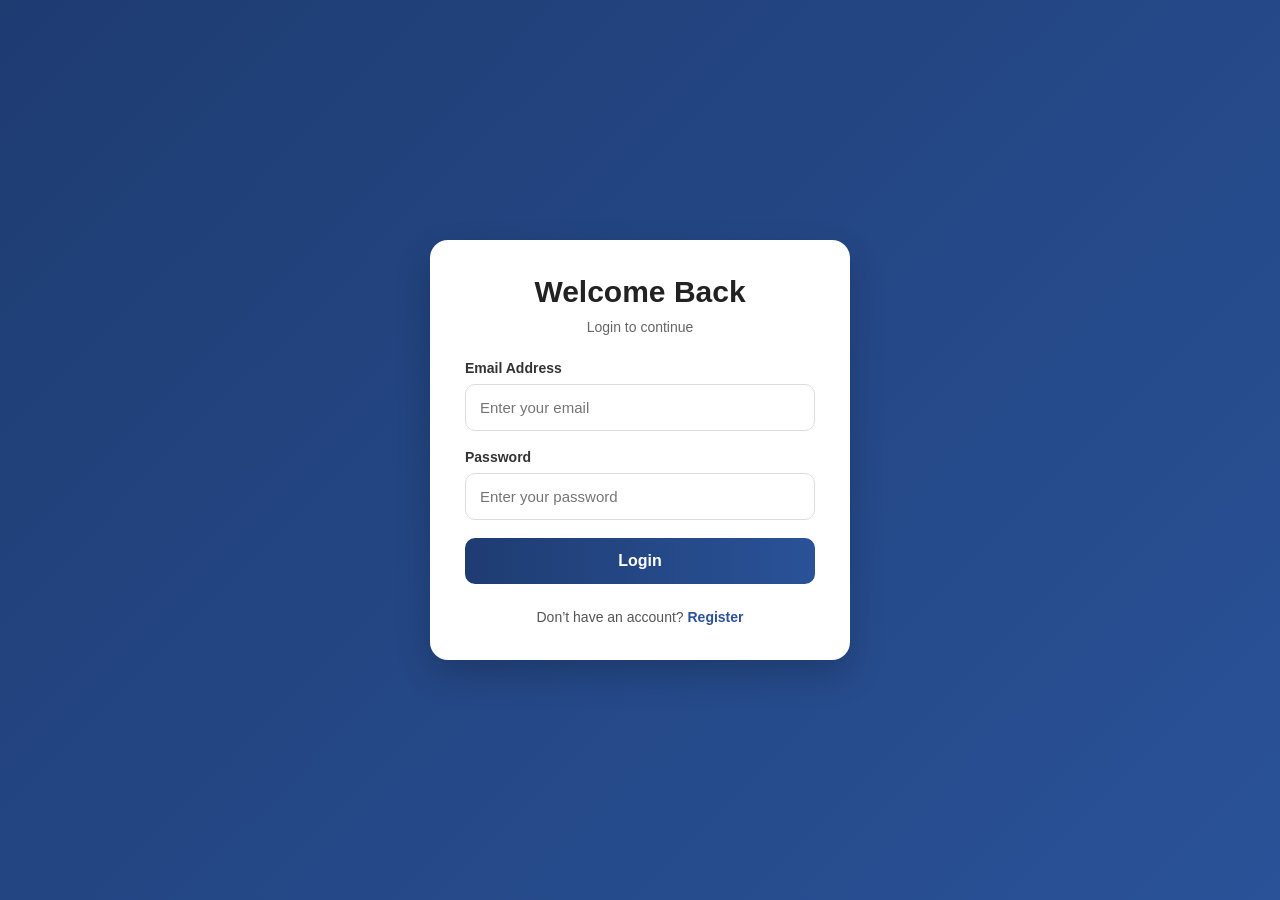
<file: Login.html>
<!DOCTYPE html>
<html lang="en">
<head>
    <meta charset="UTF-8">
    <meta name="viewport" content="width=device-width, initial-scale=1.0">
    <title>Login</title>
    <link rel="stylesheet" href="login.css">
</head>
<body>

    <div class="login-container">
        <h2>Welcome Back</h2>
        <p>Login to continue</p>

        <form id="loginForm">
            <div class="input-group">
                <label for="email">Email Address</label>
                <input
                    type="email"
                    id="email"
                    placeholder="Enter your email"
                    required
                >
            </div>

            <div class="input-group">
                <label for="password">Password</label>
                <input
                    type="password"
                    id="password"
                    placeholder="Enter your password"
                    required
                >
            </div>

            <button type="submit" class="login-btn">
                Login
            </button>
        </form>

        <p id="result"></p>

        <div class="bottom-text">
            Don’t have an account?
            <a href="register.html">Register</a>
        </div>
    </div>

    <script>
        document
            .getElementById("loginForm")
            .addEventListener("submit", login);

        function login(e) {
            e.preventDefault();

            const email = document.getElementById("email").value;
            const password = document.getElementById("password").value;
            const result = document.getElementById("result");

            fetch("http://localhost:3000/login", {
                method: "POST",
                headers: {
                    "Content-Type": "application/json"
                },
                credentials: "include",
                body: JSON.stringify({
                    email: email,
                    password: password
                })
            })
            .then(response => response.json())
            .then(data => {
                console.log(data);
                if (data.message === "Login successful") {
                    localStorage.setItem("userName", data.user);

                    result.innerText = "Login successful";

                    setTimeout(() => {
                        window.location.href = "index.html";
                    }, 1000);
                } else {
                    result.innerText = data.message;
                }
            })
            .catch(error => {
                console.error("Error:", error);
                result.innerText = "Login failed";
            });
        }
    </script>

</body>
</html>
</file>
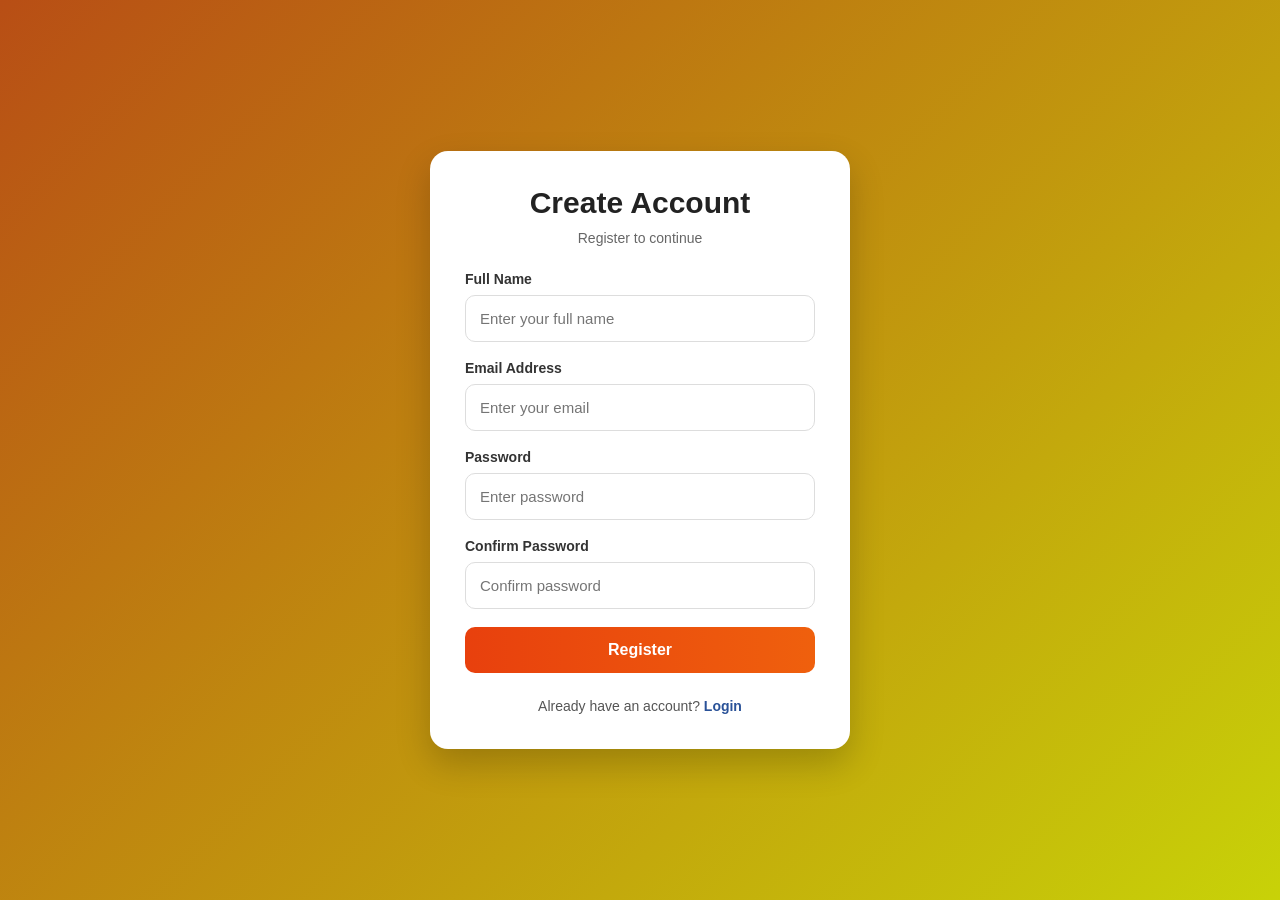
<file: Register.html>
<!DOCTYPE html>
<html lang="en">
<head>
    <meta charset="UTF-8">
    <meta name="viewport" content="width=device-width, initial-scale=1.0">
    <title>Register</title>
    <link rel="stylesheet" href="Register.css">
</head>
<body>

    <div class="register-container">
        <h2>Create Account</h2>
        <p>Register to continue</p>

        <form id="registerForm">
            <div class="input-group">
                <label for="fullName">Full Name</label>
                <input 
                    type="text" 
                    id="fullName" 
                    placeholder="Enter your full name" 
                    required
                >
            </div>

            <div class="input-group">
                <label for="email">Email Address</label>
                <input 
                    type="email" 
                    id="email" 
                    placeholder="Enter your email" 
                    required
                >
            </div>

            <div class="input-group">
                <label for="password">Password</label>
                <input 
                    type="password" 
                    id="password" 
                    placeholder="Enter password" 
                    required
                >
            </div>

            <div class="input-group">
                <label for="confirmPassword">Confirm Password</label>
                <input 
                    type="password" 
                    id="confirmPassword" 
                    placeholder="Confirm password" 
                    required
                >
            </div>

            <button type="submit" class="register-btn">
                Register
            </button>
        </form>

        <p id="result"></p>

        <div class="bottom-text">
            Already have an account?
            <a href="login.html">Login</a>
        </div>
    </div>

    <script>
        document
            .getElementById("registerForm")
            .addEventListener("submit", register);

        function register(e) {
            e.preventDefault();

            const fullName = document.getElementById("fullName").value;
            const email = document.getElementById("email").value;
            const password = document.getElementById("password").value;
            const confirmPassword = document.getElementById("confirmPassword").value;
            const result = document.getElementById("result");

            if (password !== confirmPassword) {
                result.innerText = "Passwords do not match";
                return;
            }

            fetch("http://localhost:3000/register", {
                method: "POST",
                headers: {
                    "Content-Type": "application/json"
                },
                body: JSON.stringify({
                    name: fullName,
                    email: email,
                    password: password
                })
            })
            .then(response => response.json())
            .then(data => {
                result.innerText = data.message;

                document.getElementById("registerForm").reset();
            })
            .catch(error => {
                console.error("Error:", error);
                result.innerText = "Registration failed";
            });
        }
    </script>

</body>
</html>
</file>
<file: login.css>
* {
    margin: 0;
    padding: 0;
    box-sizing: border-box;
}

body {
    font-family: Arial, sans-serif;
    min-height: 100vh;
    display: flex;
    justify-content: center;
    align-items: center;
    padding: 20px;
    background: linear-gradient(135deg, #1e3c72, #2a5298);
}

.login-container {
    width: 100%;
    max-width: 420px;
    background: #ffffff;
    padding: 35px;
    border-radius: 18px;
    box-shadow: 0 15px 35px rgba(0, 0, 0, 0.2);
}

.login-container h2 {
    text-align: center;
    margin-bottom: 10px;
    color: #222;
    font-size: 30px;
}

.login-container p {
    text-align: center;
    margin-bottom: 25px;
    color: #666;
    font-size: 14px;
}

.input-group {
    margin-bottom: 18px;
}

.input-group label {
    display: block;
    margin-bottom: 8px;
    font-size: 14px;
    font-weight: 600;
    color: #333;
}

.input-group input {
    width: 100%;
    padding: 14px;
    border: 1px solid #ddd;
    border-radius: 10px;
    font-size: 15px;
    outline: none;
    transition: 0.3s;
}

.input-group input:focus {
    border-color: #2a5298;
    box-shadow: 0 0 0 3px rgba(42, 82, 152, 0.1);
}

.login-btn {
    width: 100%;
    padding: 14px;
    border: none;
    border-radius: 10px;
    background: linear-gradient(to right, #1e3c72, #2a5298);
    color: white;
    font-size: 16px;
    font-weight: bold;
    cursor: pointer;
    transition: 0.3s;
}

.login-btn:hover {
    transform: translateY(-2px);
    opacity: 0.95;
}

#result {
    margin-top: 15px;
    text-align: center;
    font-size: 14px;
    color: #333;
}

.bottom-text {
    text-align: center;
    margin-top: 20px;
    font-size: 14px;
    color: #555;
}

.bottom-text a {
    color: #2a5298;
    text-decoration: none;
    font-weight: bold;
}

.bottom-text a:hover {
    text-decoration: underline;
}

@media (max-width: 480px) {
    .login-container {
        padding: 25px;
    }

    .login-container h2 {
        font-size: 26px;
    }
}
</file>
<file: Register.css>
* {
    margin: 0;
    padding: 0;
    box-sizing: border-box;
}

body {
    font-family: Arial, sans-serif;
    min-height: 100vh;
    display: flex;
    justify-content: center;
    align-items: center;
    padding: 20px;
    background: linear-gradient(135deg, #b84e15, #c8d208);
}

.register-container {
    width: 100%;
    max-width: 420px;
    background: #ffffff;
    padding: 35px;
    border-radius: 18px;
    box-shadow: 0 15px 35px rgba(0, 0, 0, 0.2);
}

.register-container h2 {
    text-align: center;
    margin-bottom: 10px;
    color: #222;
    font-size: 30px;
}

.register-container p {
    text-align: center;
    margin-bottom: 25px;
    color: #666;
    font-size: 14px;
}

.input-group {
    margin-bottom: 18px;
}

.input-group label {
    display: block;
    margin-bottom: 8px;
    font-size: 14px;
    font-weight: 600;
    color: #333;
}

.input-group input {
    width: 100%;
    padding: 14px;
    border: 1px solid #ddd;
    border-radius: 10px;
    font-size: 15px;
    outline: none;
    transition: 0.3s;
}

.input-group input:focus {
    border-color: #d6430e;
    box-shadow: 0 0 0 3px rgba(42, 82, 152, 0.1);
}

.register-btn {
    width: 100%;
    padding: 14px;
    border: none;
    border-radius: 10px;
    background: linear-gradient(to right, #e8400d, #ef600d);
    color: white;
    font-size: 16px;
    font-weight: bold;
    cursor: pointer;
    transition: 0.3s;
}

.register-btn:hover {
    transform: translateY(-2px);
    opacity: 0.95;
}

.bottom-text {
    text-align: center;
    margin-top: 20px;
    font-size: 14px;
    color: #555;
}

.bottom-text a {
    color: #2a5298;
    text-decoration: none;
    font-weight: bold;
}

.bottom-text a:hover {
    text-decoration: underline;
}

@media (max-width: 480px) {
    .register-container {
        padding: 25px;
    }

    .register-container h2 {
        font-size: 26px;
    }
}
</file>
